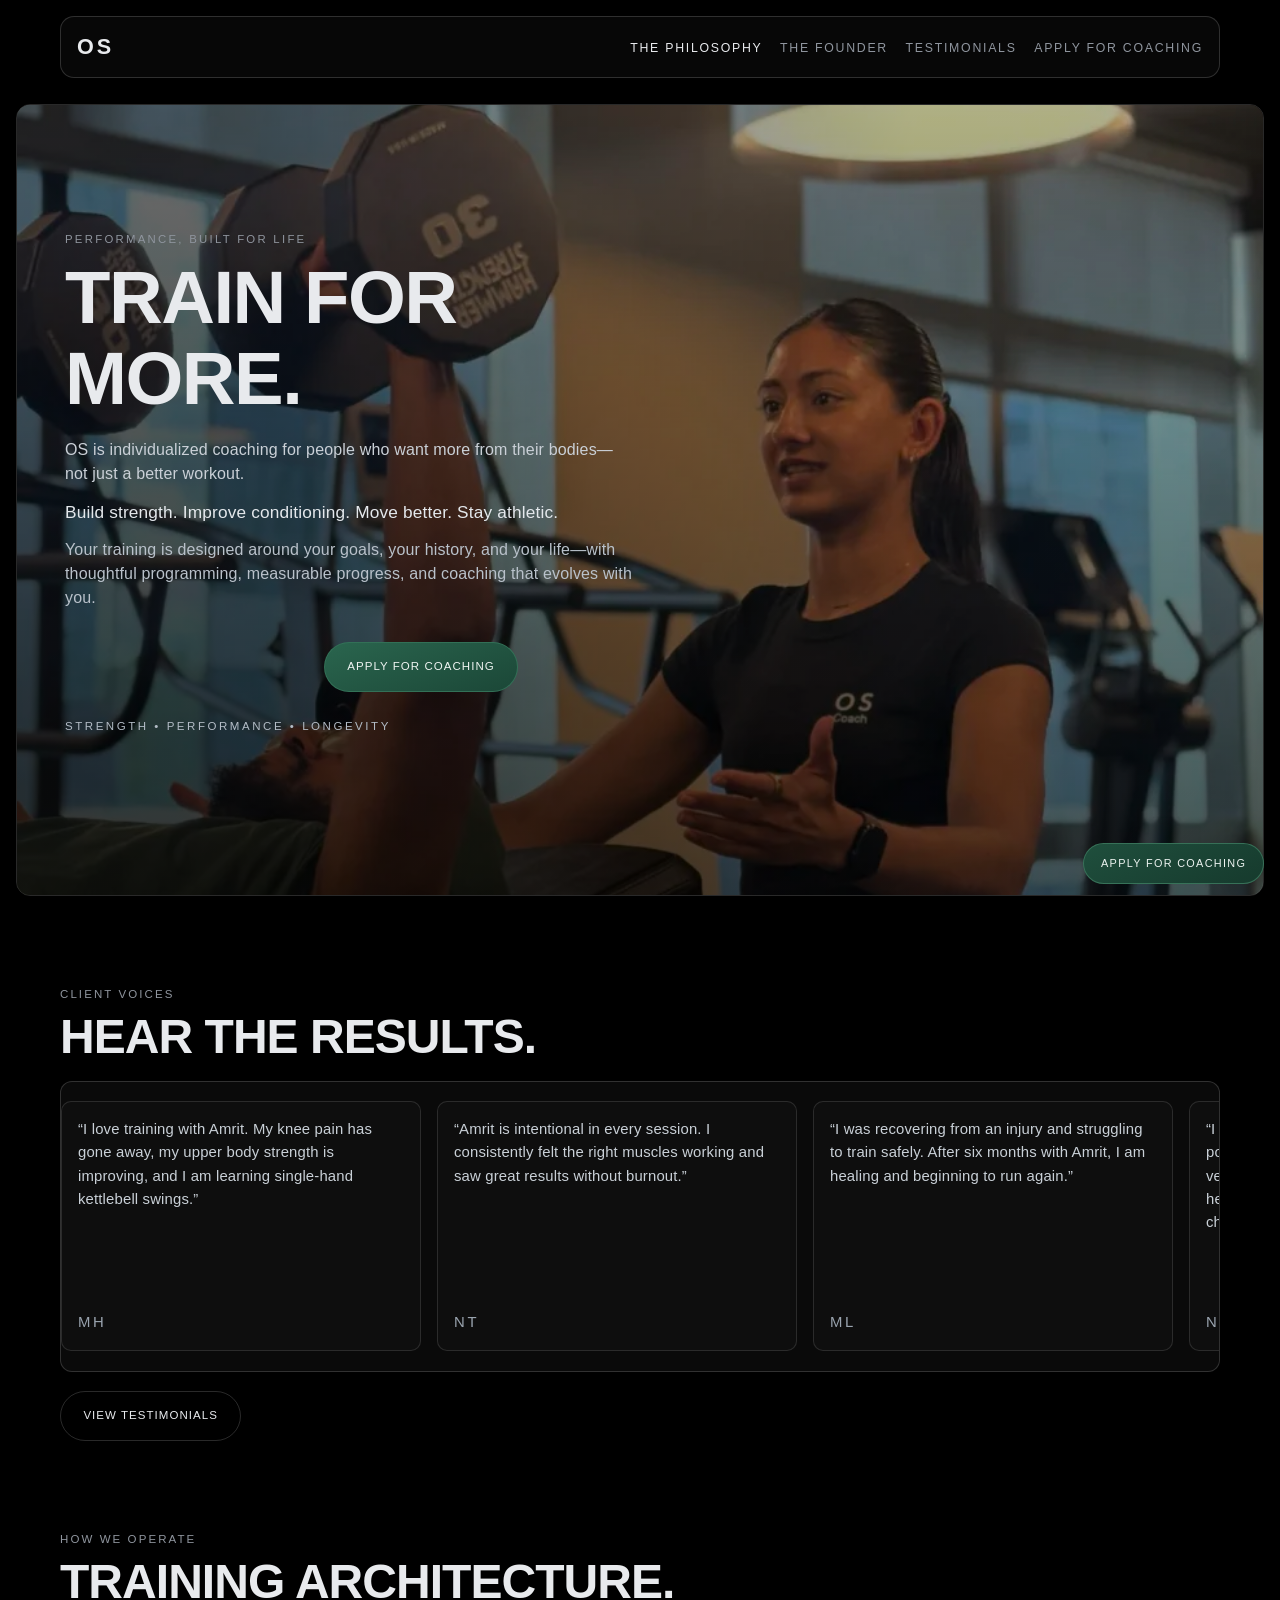
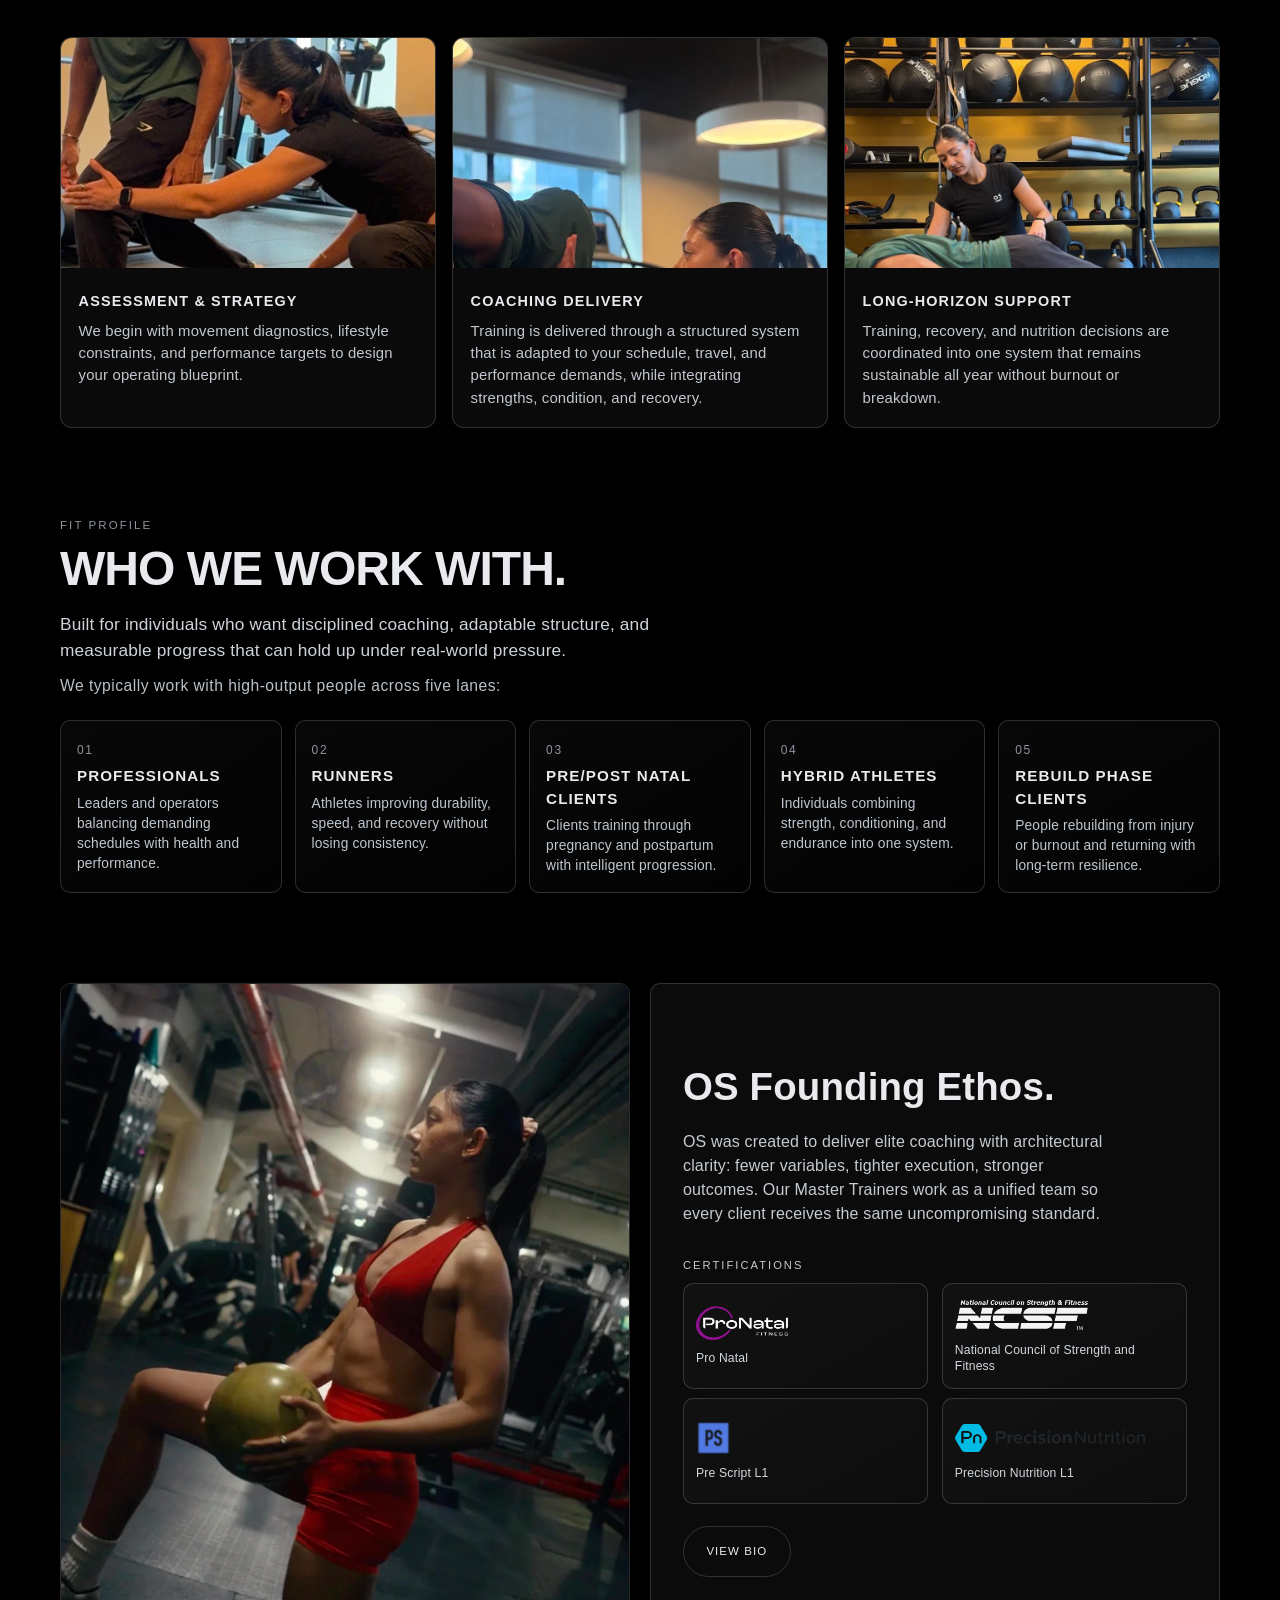
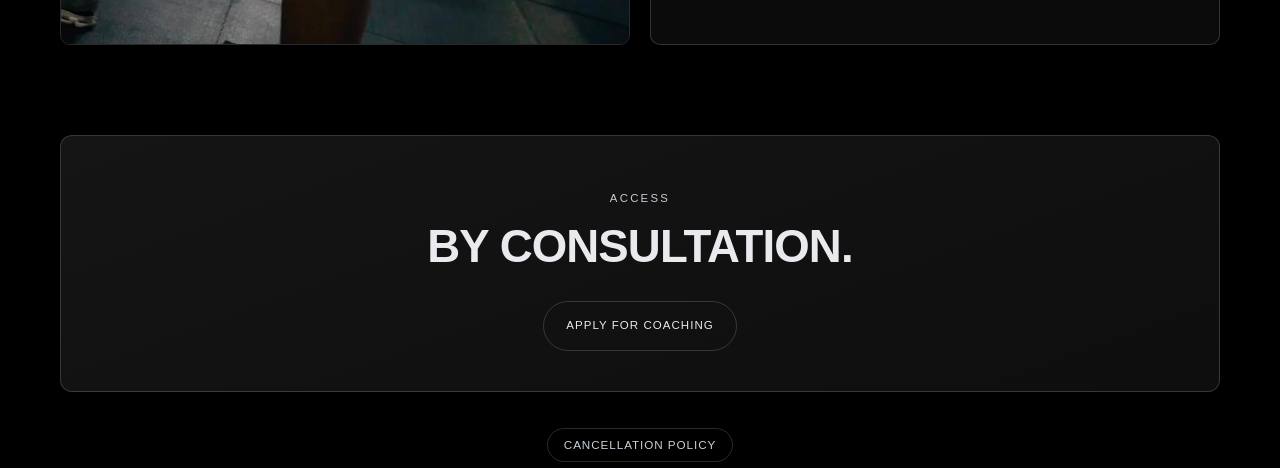
<file: index.html>
<!DOCTYPE html>
<html lang="en">
  <head>
    <meta charset="UTF-8" />
    <meta name="viewport" content="width=device-width, initial-scale=1.0" />
    <title>OS | Train For More</title>
    <meta
      name="description"
      content="OS is a training service for high-impact individuals, delivered through structured, referral-based performance protocols."
    />
    <meta property="og:title" content="OS — Train For More" />
    <meta
      property="og:description"
      content="Structured training architecture for leaders who perform under pressure."
    />
    <meta property="og:type" content="website" />
    <meta property="og:image" content="/images/hero-architecture.jpg" />
    <link rel="icon" href="/images/os-mark.png" />
    <link rel="stylesheet" href="/styles.css" />
  </head>
  <body>
    <header class="site-header" id="top">
      <nav class="top-nav" aria-label="Main navigation">
        <a class="brand" href="#top" aria-label="OS home">OS</a>
        <button class="nav-toggle" aria-expanded="false" aria-controls="nav-links">Menu</button>
        <ul class="nav-links" id="nav-links">
          <li><a href="#philosophy">THE PHILOSOPHY</a></li>
          <li><a href="/bio.html">THE FOUNDER</a></li>
          <li><a href="/testimonials.html">TESTIMONIALS</a></li>
          <li>
            <a href="/consultation.html">APPLY FOR COACHING</a>
          </li>
        </ul>
      </nav>
    </header>

    <main>
      <section class="hero section-frame">
        <img
          src="/images/hero-coaching.webp"
          alt="Amrit Kaur coaching a client through a dumbbell press"
          class="hero-image"
        />
        <div class="hero-overlay"></div>
        <div class="hero-content">
          <p class="kicker">PERFORMANCE, BUILT FOR LIFE</p>
          <h1>TRAIN FOR MORE.</h1>
          <p class="lead">
            OS is individualized coaching for people who want more from their bodies—not just a
            better workout.
          </p>
          <p class="lead-emphasis">
            Build strength. Improve conditioning. Move better. Stay athletic.
          </p>
          <p class="lead-sub">
            Your training is designed around your goals, your history, and your life—with
            thoughtful programming, measurable progress, and coaching that evolves with you.
          </p>
          <div class="cta-row hero-cta-row">
            <a
              class="btn btn-primary"
              href="/consultation.html"
            >
              APPLY FOR COACHING
            </a>
          </div>
          <p class="hero-signal">STRENGTH &bull; PERFORMANCE &bull; LONGEVITY</p>
        </div>
      </section>

      <section class="testimonials-link section-shell" id="voices">
        <div class="section-topline">
          <p>CLIENT VOICES</p>
          <h2>HEAR THE RESULTS.</h2>
        </div>
        <div class="quote-marquee" aria-label="Scrolling client testimonials">
          <div class="quote-track">
            <article class="testimonial-card">
              <p>
                “I love training with Amrit. My knee pain has gone away, my upper body strength is
                improving, and I am learning single-hand kettlebell swings.”
              </p>
              <p class="testimonial-author">MH</p>
            </article>
            <article class="testimonial-card">
              <p>
                “Amrit is intentional in every session. I consistently felt the right muscles
                working and saw great results without burnout.”
              </p>
              <p class="testimonial-author">NT</p>
            </article>
            <article class="testimonial-card">
              <p>
                “I was recovering from an injury and struggling to train safely. After six months
                with Amrit, I am healing and beginning to run again.”
              </p>
              <p class="testimonial-author">ML</p>
            </article>
            <article class="testimonial-card">
              <p>
                “I really enjoyed training with Amrit and had a positive experience working with
                her. She is a very knowledgeable and thoughtful trainer, and her approach is calm
                and focused yet still challenging.”
              </p>
              <p class="testimonial-author">NT</p>
            </article>
            <article class="testimonial-card">
              <p>
                “I am now stronger, leaner, and more confident. Working with Amrit has been a
                game-changer, and I highly recommend her to anyone seeking smart, dedicated
                coaching.”
              </p>
            </article>
            <article class="testimonial-card">
              <p>
                “The workouts are progressive and effective. Even after reaching my goal weight, I
                know sessions will stay exciting, structured, and results-driven.”
              </p>
            </article>

            <article class="testimonial-card" aria-hidden="true">
              <p>
                “I love training with Amrit. My knee pain has gone away, my upper body strength is
                improving, and I am learning single-hand kettlebell swings.”
              </p>
              <p class="testimonial-author">MH</p>
            </article>
            <article class="testimonial-card" aria-hidden="true">
              <p>
                “Amrit is intentional in every session. I consistently felt the right muscles
                working and saw great results without burnout.”
              </p>
              <p class="testimonial-author">NT</p>
            </article>
            <article class="testimonial-card" aria-hidden="true">
              <p>
                “I was recovering from an injury and struggling to train safely. After six months
                with Amrit, I am healing and beginning to run again.”
              </p>
              <p class="testimonial-author">ML</p>
            </article>
            <article class="testimonial-card" aria-hidden="true">
              <p>
                “I really enjoyed training with Amrit and had a positive experience working with
                her. She is a very knowledgeable and thoughtful trainer, and her approach is calm
                and focused yet still challenging.”
              </p>
              <p class="testimonial-author">NT</p>
            </article>
            <article class="testimonial-card" aria-hidden="true">
              <p>
                “I am now stronger, leaner, and more confident. Working with Amrit has been a
                game-changer, and I highly recommend her to anyone seeking smart, dedicated
                coaching.”
              </p>
            </article>
            <article class="testimonial-card" aria-hidden="true">
              <p>
                “The workouts are progressive and effective. Even after reaching my goal weight, I
                know sessions will stay exciting, structured, and results-driven.”
              </p>
            </article>
          </div>
        </div>
        <a class="btn btn-subtle testimonials-link-btn" href="/testimonials.html">VIEW TESTIMONIALS</a>
      </section>

      <section class="services section-shell">
        <div class="section-topline">
          <p>HOW WE OPERATE</p>
          <h2>TRAINING ARCHITECTURE.</h2>
        </div>
        <div class="service-grid">
          <article class="service-card">
            <img
              class="card-photo-assessment"
              src="/images/assessment-strategy.jpg"
              alt="Amrit Kaur assessing a client's split squat position"
            />
            <div class="card-content">
              <h3>ASSESSMENT &amp; STRATEGY</h3>
              <p>
                We begin with movement diagnostics, lifestyle constraints, and performance targets
                to design your operating blueprint.
              </p>
            </div>
          </article>
          <article class="service-card">
            <picture>
              <source media="(max-width: 920px)" srcset="/images/coaching-delivery-mobile.jpg" />
              <img
                class="card-photo-coaching"
                src="/images/coaching-delivery.jpg"
                alt="Amrit Kaur cueing a client through a dumbbell row"
              />
            </picture>
            <div class="card-content">
              <h3>COACHING DELIVERY</h3>
              <p>
                Training is delivered through a structured system that is adapted to your schedule,
                travel, and performance demands, while integrating strengths, condition, and
                recovery.
              </p>
            </div>
          </article>
          <article class="service-card">
            <img
              class="card-photo-support"
              src="/images/long-horizon-support.jpg"
              alt="Amrit Kaur supporting a client through floor work"
            />
            <div class="card-content">
              <h3>LONG-HORIZON SUPPORT</h3>
              <p>
                Training, recovery, and nutrition decisions are coordinated into one system that
                remains sustainable all year without burnout or breakdown.
              </p>
            </div>
          </article>
        </div>
      </section>

      <section class="philosophy section-shell" id="philosophy">
        <div class="section-topline">
          <p>FIT PROFILE</p>
          <h2>WHO WE WORK WITH.</h2>
        </div>
        <p class="philosophy-copy">
          Built for individuals who want disciplined coaching, adaptable structure, and measurable
          progress that can hold up under real-world pressure.
        </p>
        <p class="philosophy-subcopy">
          We typically work with high-output people across five lanes:
        </p>
        <div class="pillar-grid">
          <article>
            <span>01</span>
            <h3>PROFESSIONALS</h3>
            <p>Leaders and operators balancing demanding schedules with health and performance.</p>
          </article>
          <article>
            <span>02</span>
            <h3>RUNNERS</h3>
            <p>Athletes improving durability, speed, and recovery without losing consistency.</p>
          </article>
          <article>
            <span>03</span>
            <h3>PRE/POST NATAL CLIENTS</h3>
            <p>Clients training through pregnancy and postpartum with intelligent progression.</p>
          </article>
          <article>
            <span>04</span>
            <h3>HYBRID ATHLETES</h3>
            <p>Individuals combining strength, conditioning, and endurance into one system.</p>
          </article>
          <article>
            <span>05</span>
            <h3>REBUILD PHASE CLIENTS</h3>
            <p>People rebuilding from injury or burnout and returning with long-term resilience.</p>
          </article>
        </div>
      </section>

      <section class="founder section-shell" id="founder">
        <div class="founder-layout">
          <figure>
            <img src="/images/amrit-kaur.jpg" alt="Amrit Kaur training portrait" />
          </figure>
          <div class="founder-copy">
            <h2>OS Founding Ethos.</h2>
            <p>
              OS was created to deliver elite coaching with architectural clarity: fewer variables,
              tighter execution, stronger outcomes. Our Master Trainers work as a unified team so
              every client receives the same uncompromising standard.
            </p>
            <div class="certifications-block" aria-label="OS certifications">
              <p class="certifications-title">CERTIFICATIONS</p>
              <ul class="certification-list">
                <li class="certification-item">
                  <img src="/images/certifications/pro-natal.png" alt="Pro Natal certification logo" />
                  <span>Pro Natal</span>
                </li>
                <li class="certification-item">
                  <img src="/images/certifications/ncsf.png" alt="National Council of Strength and Fitness logo" />
                  <span>National Council of Strength and Fitness</span>
                </li>
                <li class="certification-item">
                  <img src="/images/certifications/pre-script.png" alt="Pre Script certification logo" />
                  <span>Pre Script L1</span>
                </li>
                <li class="certification-item">
                  <img src="/images/certifications/precision-nutrition.png" alt="Precision Nutrition logo" />
                  <span>Precision Nutrition L1</span>
                </li>
              </ul>
            </div>
            <a class="btn btn-subtle" href="/bio.html">VIEW BIO</a>
          </div>
        </div>
      </section>

      <section class="inquire section-shell" id="inquire">
        <div class="inquire-box">
          <p class="kicker">ACCESS</p>
          <h2>BY CONSULTATION.</h2>
          <a
            class="btn btn-ghost"
            href="/consultation.html"
          >
              APPLY FOR COACHING
          </a>
        </div>
      </section>

      <section class="policy-strip section-shell" aria-label="Cancellation policy">
        <button
          class="policy-trigger"
          type="button"
          data-policy-open
          aria-haspopup="dialog"
          aria-controls="cancellation-policy-dialog"
        >
          Cancellation Policy
        </button>
      </section>
    </main>

    <div class="policy-modal" id="cancellation-policy-dialog" role="dialog" aria-modal="true" aria-labelledby="policy-title" hidden>
      <div class="policy-modal-backdrop" data-policy-close></div>
      <article class="policy-modal-panel">
        <button class="policy-close" type="button" data-policy-close aria-label="Close policy">Close</button>
        <h2 id="policy-title">Cancellation Policy</h2>
        <p>
          Sessions are offered as single bookings, weekly subscriptions, and monthly subscriptions.
        </p>
        <ul>
          <li>Cancellations must be made at least 24 hours before your scheduled session.</li>
          <li>Sessions canceled within 24 hours are charged in full.</li>
          <li>All sessions and subscription payments are non-refundable.</li>
        </ul>
      </article>
    </div>

    <a
      class="floating-cta"
      href="/consultation.html"
      aria-label="Apply for coaching"
    >
      APPLY FOR COACHING
    </a>
    <script src="/script.js"></script>
  </body>
</html>
</file>
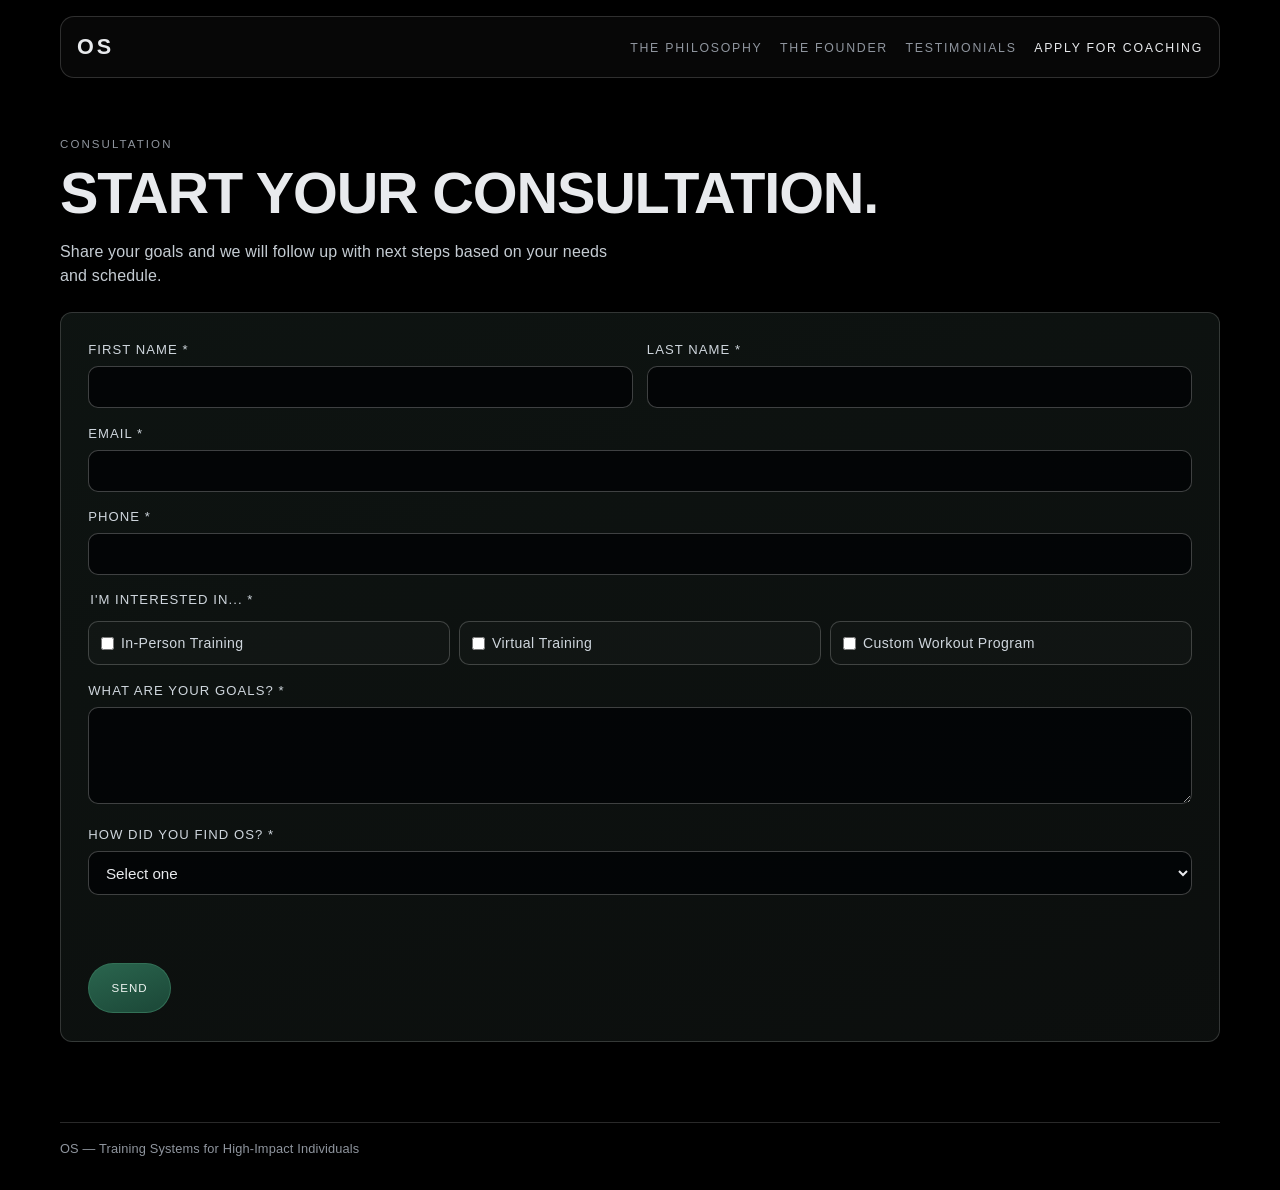
<file: consultation.html>
<!DOCTYPE html>
<html lang="en">
  <head>
    <meta charset="UTF-8" />
    <meta name="viewport" content="width=device-width, initial-scale=1.0" />
    <title>OS | Consultation</title>
    <meta
      name="description"
      content="Submit a consultation request to OS and share your training goals."
    />
    <link rel="icon" href="/images/os-mark.png" />
    <link rel="stylesheet" href="/styles.css" />
  </head>
  <body class="subpage-body">
    <header class="site-header subpage-header" id="top">
      <nav class="top-nav" aria-label="Main navigation">
        <a class="brand" href="/index.html" aria-label="OS home">OS</a>
        <button class="nav-toggle" aria-expanded="false" aria-controls="nav-links">Menu</button>
        <ul class="nav-links" id="nav-links">
          <li><a href="/index.html#philosophy">THE PHILOSOPHY</a></li>
          <li><a href="/bio.html">THE FOUNDER</a></li>
          <li><a href="/testimonials.html">TESTIMONIALS</a></li>
          <li><a class="is-active" href="/consultation.html">APPLY FOR COACHING</a></li>
        </ul>
      </nav>
    </header>

    <main class="subpage-main">
      <section class="section-shell consultation-page">
        <div class="section-topline">
          <p>CONSULTATION</p>
          <h1 class="page-title">START YOUR CONSULTATION.</h1>
        </div>
        <p class="page-intro">
          Share your goals and we will follow up with next steps based on your needs and schedule.
        </p>

        <form class="consultation-form" id="consultation-form" novalidate>
          <input type="text" name="company" class="honeypot" tabindex="-1" autocomplete="off" />

          <div class="form-grid two-col">
            <label>
              First Name *
              <input type="text" name="firstName" required />
            </label>
            <label>
              Last Name *
              <input type="text" name="lastName" required />
            </label>
          </div>

          <div class="form-grid">
            <label>
              Email *
              <input type="email" name="email" required />
            </label>
          </div>

          <div class="form-grid">
            <label>
              Phone *
              <input type="tel" name="phone" required />
            </label>
          </div>

          <fieldset class="interest-fieldset">
            <legend>I'm interested in... *</legend>
            <div class="interest-options">
              <label><input type="checkbox" name="interest" value="IN-PERSON TRAINING" /> In-Person Training</label>
              <label><input type="checkbox" name="interest" value="VIRTUAL TRAINING" /> Virtual Training</label>
              <label><input type="checkbox" name="interest" value="CUSTOM WORKOUT PROGRAM" /> Custom Workout Program</label>
            </div>
          </fieldset>

          <div class="form-grid">
            <label>
              What are your goals? *
              <textarea name="whyTraining" rows="4" required></textarea>
            </label>
          </div>

          <div class="form-grid">
            <label>
              How did you find OS? *
              <select name="howFound" required>
                <option value="" selected disabled>Select one</option>
                <option value="Instagram">Instagram</option>
                <option value="Facebook">Facebook</option>
                <option value="Referral">Referral</option>
                <option value="Google Search">Google Search</option>
                <option value="TikTok">TikTok</option>
                <option value="LinkedIn">LinkedIn</option>
                <option value="YouTube">YouTube</option>
                <option value="Website">Website</option>
                <option value="Email">Email</option>
                <option value="Other">Other</option>
              </select>
            </label>
          </div>

          <p class="form-error" id="form-error" role="alert" aria-live="polite"></p>
          <p class="form-success" id="form-success" role="status" aria-live="polite"></p>

          <button class="btn btn-primary form-submit" type="submit" id="form-submit">
            Send
          </button>
        </form>
      </section>
    </main>

    <footer class="site-footer">
      <p>OS — Training Systems for High-Impact Individuals</p>
    </footer>

    <script src="/script.js"></script>
    <script src="/consultation.js"></script>
  </body>
</html>
</file>
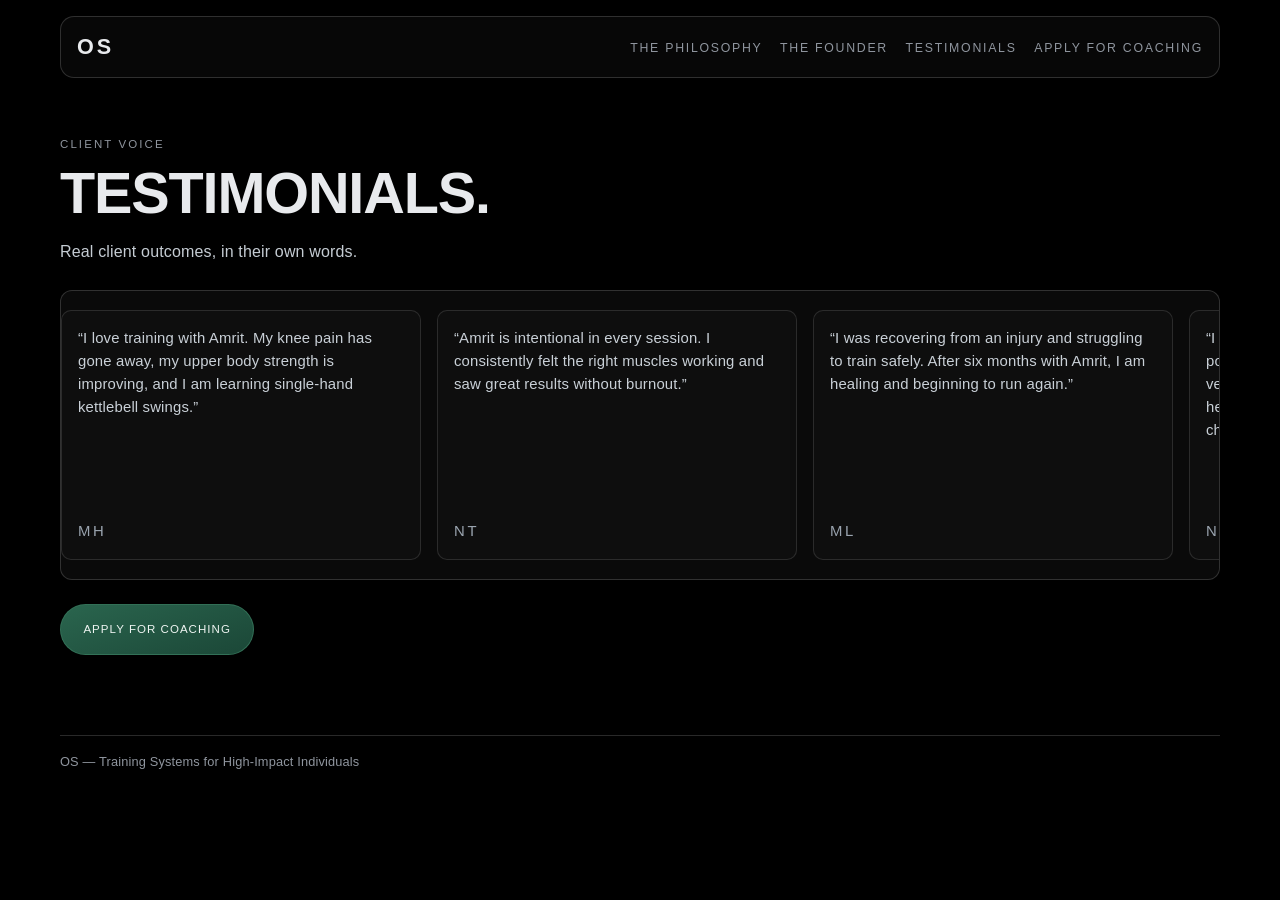
<file: testimonials.html>
<!DOCTYPE html>
<html lang="en">
  <head>
    <meta charset="UTF-8" />
    <meta name="viewport" content="width=device-width, initial-scale=1.0" />
    <title>OS | Testimonials</title>
    <meta
      name="description"
      content="Client testimonials for OS training service."
    />
    <link rel="icon" href="/images/os-mark.png" />
    <link rel="stylesheet" href="/styles.css" />
  </head>
  <body class="subpage-body">
    <header class="site-header subpage-header" id="top">
      <nav class="top-nav" aria-label="Main navigation">
        <a class="brand" href="/index.html" aria-label="OS home">OS</a>
        <button class="nav-toggle" aria-expanded="false" aria-controls="nav-links">Menu</button>
        <ul class="nav-links" id="nav-links">
          <li><a href="/index.html#philosophy">THE PHILOSOPHY</a></li>
          <li><a href="/bio.html">THE FOUNDER</a></li>
          <li><a href="/testimonials.html">TESTIMONIALS</a></li>
          <li>
            <a href="/consultation.html">APPLY FOR COACHING</a>
          </li>
        </ul>
      </nav>
    </header>

    <main class="subpage-main">
      <section class="section-shell testimonial-page">
        <div class="section-topline">
          <p>CLIENT VOICE</p>
          <h1 class="page-title">TESTIMONIALS.</h1>
        </div>
        <p class="page-intro">
          Real client outcomes, in their own words.
        </p>

        <div class="quote-marquee" aria-label="Scrolling client testimonials">
          <div class="quote-track">
            <article class="testimonial-card">
              <p>
                “I love training with Amrit. My knee pain has gone away, my upper body strength is
                improving, and I am learning single-hand kettlebell swings.”
              </p>
              <p class="testimonial-author">MH</p>
            </article>

            <article class="testimonial-card">
              <p>
                “Amrit is intentional in every session. I consistently felt the right muscles
                working and saw great results without burnout.”
              </p>
              <p class="testimonial-author">NT</p>
            </article>

            <article class="testimonial-card">
              <p>
                “I was recovering from an injury and struggling to train safely. After six months
                with Amrit, I am healing and beginning to run again.”
              </p>
              <p class="testimonial-author">ML</p>
            </article>

            <article class="testimonial-card">
              <p>
                “I really enjoyed training with Amrit and had a positive experience working with
                her. She is a very knowledgeable and thoughtful trainer, and her approach is calm
                and focused yet still challenging.”
              </p>
              <p class="testimonial-author">NT</p>
            </article>

            <article class="testimonial-card">
              <p>
                “Amrit helped me make strong progress toward my physical goals. Pain in my ankles
                and feet subsided as we improved mobility and strengthened my core.”
              </p>
            </article>

            <article class="testimonial-card">
              <p>
                “I have learned practical details about physical health that I now use daily. I
                went from 217 lbs to 185 lbs in four months and continue building lean muscle.”
              </p>
            </article>

            <article class="testimonial-card">
              <p>
                “The workouts are progressive and effective. Even after reaching my goal weight, I
                know sessions will stay exciting, structured, and results-driven.”
              </p>
            </article>

            <article class="testimonial-card">
              <p>
                “Under Amrit's guidance, I learned how to fuel my body and push effectively during
                workouts. The routines were challenging yet achievable and tailored to my needs.”
              </p>
            </article>

            <article class="testimonial-card">
              <p>
                “Amrit answered every question with patience and gave consistent support. Her
                dedication went beyond the gym and helped me build healthier long-term habits.”
              </p>
            </article>

            <article class="testimonial-card">
              <p>
                “I am now stronger, leaner, and more confident. Working with Amrit has been a
                game-changer, and I highly recommend her to anyone seeking smart, dedicated
                coaching.”
              </p>
            </article>

            <article class="testimonial-card" aria-hidden="true">
              <p>
                “I love training with Amrit. My knee pain has gone away, my upper body strength is
                improving, and I am learning single-hand kettlebell swings.”
              </p>
              <p class="testimonial-author">MH</p>
            </article>

            <article class="testimonial-card" aria-hidden="true">
              <p>
                “Amrit is intentional in every session. I consistently felt the right muscles
                working and saw great results without burnout.”
              </p>
              <p class="testimonial-author">NT</p>
            </article>

            <article class="testimonial-card" aria-hidden="true">
              <p>
                “I was recovering from an injury and struggling to train safely. After six months
                with Amrit, I am healing and beginning to run again.”
              </p>
              <p class="testimonial-author">ML</p>
            </article>

            <article class="testimonial-card" aria-hidden="true">
              <p>
                “I really enjoyed training with Amrit and had a positive experience working with
                her. She is a very knowledgeable and thoughtful trainer, and her approach is calm
                and focused yet still challenging.”
              </p>
              <p class="testimonial-author">NT</p>
            </article>

            <article class="testimonial-card" aria-hidden="true">
              <p>
                “Amrit helped me make strong progress toward my physical goals. Pain in my ankles
                and feet subsided as we improved mobility and strengthened my core.”
              </p>
            </article>

            <article class="testimonial-card" aria-hidden="true">
              <p>
                “I have learned practical details about physical health that I now use daily. I
                went from 217 lbs to 185 lbs in four months and continue building lean muscle.”
              </p>
            </article>

            <article class="testimonial-card" aria-hidden="true">
              <p>
                “The workouts are progressive and effective. Even after reaching my goal weight, I
                know sessions will stay exciting, structured, and results-driven.”
              </p>
            </article>

            <article class="testimonial-card" aria-hidden="true">
              <p>
                “Under Amrit's guidance, I learned how to fuel my body and push effectively during
                workouts. The routines were challenging yet achievable and tailored to my needs.”
              </p>
            </article>

            <article class="testimonial-card" aria-hidden="true">
              <p>
                “Amrit answered every question with patience and gave consistent support. Her
                dedication went beyond the gym and helped me build healthier long-term habits.”
              </p>
            </article>

            <article class="testimonial-card" aria-hidden="true">
              <p>
                “I am now stronger, leaner, and more confident. Working with Amrit has been a
                game-changer, and I highly recommend her to anyone seeking smart, dedicated
                coaching.”
              </p>
            </article>
          </div>
        </div>

        <div class="subpage-cta">
          <a
            class="btn btn-primary"
            href="/consultation.html"
          >
            APPLY FOR COACHING
          </a>
        </div>
      </section>
    </main>

    <footer class="site-footer">
      <p>OS — Training Systems for High-Impact Individuals</p>
    </footer>

    <script src="/script.js"></script>
  </body>
</html>
</file>
<file: styles.css>
:root {
  --black: #000000;
  --stone: #1a1a1a;
  --silver: #e8eaed;
  --muted: #8f959e;
  --line: rgba(255, 255, 255, 0.16);
  --forest: #1f4f3d;
  --forest-deep: #163a2d;
  --forest-soft: rgba(31, 79, 61, 0.34);
}

*,
*::before,
*::after {
  box-sizing: border-box;
}

html,
body {
  margin: 0;
  padding: 0;
  background: var(--black);
  color: var(--silver);
  font-family: "Inter", "Avenir Next", "Segoe UI", sans-serif;
  scroll-behavior: smooth;
}

body {
  line-height: 1.5;
  letter-spacing: 0.01em;
}

a {
  color: inherit;
  text-decoration: none;
}

.section-shell {
  width: min(1160px, calc(100% - 3rem));
  margin: 0 auto;
}

.section-frame {
  width: min(1320px, calc(100% - 2rem));
  margin: 1rem auto 0;
  border: 1px solid var(--line);
  border-radius: 14px;
  overflow: hidden;
}

.site-header {
  position: fixed;
  inset: 0 0 auto 0;
  z-index: 100;
  transition: transform 240ms ease;
}

.site-header.is-hidden {
  transform: translateY(-110%);
}

.top-nav {
  width: min(1160px, calc(100% - 2rem));
  margin: 1rem auto 0;
  border: 1px solid var(--line);
  border-radius: 14px;
  background: rgba(9, 9, 9, 0.85);
  backdrop-filter: blur(12px);
  display: flex;
  align-items: center;
  justify-content: space-between;
  padding: 0.85rem 1rem;
}

.brand {
  font-size: 1.35rem;
  font-weight: 600;
  letter-spacing: 0.14em;
}

.nav-links {
  display: flex;
  gap: 1.1rem;
  list-style: none;
  margin: 0;
  padding: 0;
}

.nav-links a {
  color: var(--muted);
  font-size: 0.77rem;
  letter-spacing: 0.14em;
  transition: color 180ms ease;
}

.nav-links a:hover,
.nav-links a.is-active {
  color: var(--silver);
}

.nav-toggle {
  display: none;
  border: 1px solid var(--line);
  color: var(--silver);
  background: transparent;
  border-radius: 999px;
  padding: 0.5rem 0.85rem;
  font-size: 0.72rem;
  letter-spacing: 0.1em;
}

.hero {
  margin-top: 6.5rem;
  position: relative;
  min-height: 88vh;
}

.hero-image {
  position: absolute;
  inset: 0;
  width: 100%;
  height: 100%;
  object-fit: cover;
}

.hero-overlay {
  position: absolute;
  inset: 0;
  background:
    linear-gradient(90deg, rgba(0, 0, 0, 0.54) 20%, rgba(0, 0, 0, 0.26) 72%),
    linear-gradient(180deg, rgba(0, 0, 0, 0.07), rgba(0, 0, 0, 0.57));
}

.hero-content {
  position: relative;
  z-index: 2;
  width: min(760px, calc(100% - 3rem));
  margin: 0;
  padding: clamp(6rem, 14vh, 9rem) 0 5rem 3rem;
}

.kicker {
  text-transform: uppercase;
  letter-spacing: 0.2em;
  color: var(--muted);
  font-size: 0.71rem;
}

h1,
h2,
h3,
p {
  margin: 0;
}

h1 {
  margin-top: 0.65rem;
  font-size: clamp(2.2rem, 6vw, 4.65rem);
  line-height: 1.08;
  letter-spacing: -0.02em;
  max-width: 12ch;
}

.lead {
  margin-top: 1.15rem;
  color: #cad0d7;
  max-width: 64ch;
}

.lead-emphasis {
  margin-top: 0.9rem;
  color: #e4e8ec;
  font-weight: 500;
  font-size: clamp(1rem, 1.35vw, 1.2rem);
  max-width: 64ch;
}

.lead-sub {
  margin-top: 0.75rem;
  color: #b9c1ca;
  max-width: 64ch;
}

.hero-signal {
  margin-top: 1.6rem;
  color: #b3bcc6;
  text-transform: uppercase;
  letter-spacing: 0.22em;
  font-size: 0.72rem;
}

.cta-row {
  margin-top: 2rem;
  display: flex;
  flex-wrap: wrap;
  gap: 0.85rem;
}

.hero-cta-row {
  justify-content: center;
}

.btn {
  display: inline-flex;
  align-items: center;
  justify-content: center;
  min-height: 3.15rem;
  padding: 0.78rem 1.4rem;
  border-radius: 999px;
  letter-spacing: 0.09em;
  text-transform: uppercase;
  font-size: 0.72rem;
  border: 1px solid var(--line);
  transition: transform 180ms ease, background-color 180ms ease, color 180ms ease;
}

.btn:hover {
  transform: translateY(-2px);
}

.btn-primary {
  background: linear-gradient(160deg, #2a654e, #1b4737);
  color: #eef4f1;
  border-color: rgba(53, 116, 89, 0.9);
}

.btn-subtle,
.btn-ghost {
  background: transparent;
  color: var(--silver);
}

.btn-subtle:hover,
.btn-ghost:hover {
  background: var(--forest-soft);
  border-color: rgba(60, 122, 95, 0.75);
}

.signal-list {
  margin: 1.3rem 0 0;
  padding: 0;
  list-style: none;
  display: flex;
  flex-wrap: wrap;
  gap: 0.65rem 1rem;
}

.signal-list li {
  border: 1px solid var(--line);
  border-radius: 999px;
  padding: 0.36rem 0.9rem;
  color: #cfd4db;
  font-size: 0.72rem;
  letter-spacing: 0.04em;
}

.services,
.philosophy,
.founder,
.testimonials-link,
.inquire {
  padding: clamp(4.2rem, 7vw, 6.5rem) 0 0;
}

.section-topline p {
  color: var(--muted);
  letter-spacing: 0.18em;
  font-size: 0.72rem;
}

.section-topline h2 {
  margin-top: 0.4rem;
  font-size: clamp(1.8rem, 4vw, 3rem);
  line-height: 1.15;
  letter-spacing: -0.02em;
}

.service-grid {
  margin-top: 1.7rem;
  display: grid;
  grid-template-columns: repeat(3, minmax(0, 1fr));
  gap: 1rem;
}

.service-card {
  border: 1px solid var(--line);
  border-radius: 12px;
  overflow: hidden;
  background: #0a0a0a;
  transition: transform 220ms ease, border-color 220ms ease;
}

.service-card:hover {
  transform: translateY(-4px);
  border-color: rgba(255, 255, 255, 0.3);
}

.service-card picture {
  display: block;
}

.service-card img {
  width: 100%;
  height: 230px;
  object-fit: cover;
  object-position: center 28%;
}

.card-content {
  padding: 1.1rem;
}

.card-content h3 {
  font-size: 0.9rem;
  line-height: 1.35;
  letter-spacing: 0.08em;
}

.card-content p {
  margin-top: 0.5rem;
  color: #c2c8cf;
  font-size: 0.93rem;
}

.card-bullets {
  margin: 0.55rem 0 0;
  padding-left: 1.1rem;
  color: #d1d7de;
  font-size: 0.88rem;
}

.card-bullets li + li {
  margin-top: 0.35rem;
}

.chip-link {
  margin-top: 1rem;
  display: inline-flex;
  border: 1px solid var(--line);
  border-radius: 999px;
  padding: 0.38rem 0.75rem;
  font-size: 0.68rem;
  letter-spacing: 0.1em;
  color: #d7dce1;
}

.philosophy-copy {
  margin-top: 1rem;
  font-size: clamp(1.05rem, 1.35vw, 1.42rem);
  line-height: 1.5;
  max-width: 64ch;
  color: #ced3da;
}

.philosophy-subcopy {
  margin-top: 0.6rem;
  color: #b8c0c8;
  font-size: 0.98rem;
  letter-spacing: 0.03em;
}

.pillar-grid {
  margin-top: 1.45rem;
  display: grid;
  gap: 0.8rem;
  grid-template-columns: repeat(auto-fit, minmax(190px, 1fr));
}

.pillar-grid article {
  border: 1px solid var(--line);
  border-radius: 10px;
  padding: 1rem;
  background: linear-gradient(145deg, rgba(255, 255, 255, 0.03), rgba(255, 255, 255, 0.01));
}

.pillar-grid span {
  color: var(--muted);
  font-size: 0.75rem;
  letter-spacing: 0.14em;
}

.pillar-grid h3 {
  margin-top: 0.25rem;
  font-size: 0.95rem;
  letter-spacing: 0.07em;
}

.pillar-grid p {
  margin-top: 0.35rem;
  color: #bfc7cf;
  font-size: 0.86rem;
  line-height: 1.45;
}

.founder-layout {
  display: grid;
  align-items: stretch;
  grid-template-columns: minmax(260px, 1fr) minmax(260px, 1fr);
  gap: 1.25rem;
}

.founder figure {
  margin: 0;
  border-radius: 10px;
  border: 1px solid var(--line);
  overflow: hidden;
}

.founder figure img {
  display: block;
  width: 100%;
  height: 100%;
  min-height: 500px;
  max-height: 660px;
  object-fit: cover;
  object-position: center 28%;
}

.founder-copy {
  border: 1px solid var(--line);
  border-radius: 10px;
  background: #0b0b0b;
  padding: clamp(1.25rem, 3.2vw, 2rem);
  display: flex;
  flex-direction: column;
  justify-content: center;
}

.founder-copy h2 {
  margin-top: 0.4rem;
  font-size: clamp(1.65rem, 3vw, 2.4rem);
}

.founder-copy p {
  margin-top: 0.9rem;
  color: #c5cbd2;
  max-width: 48ch;
}

.founder-copy .btn {
  margin-top: 1.4rem;
  align-self: flex-start;
}

.certifications-block {
  margin-top: 1.05rem;
}

.certifications-title {
  color: #b6bfca;
  font-size: 0.7rem;
  letter-spacing: 0.18em;
  text-transform: uppercase;
}

.certification-list {
  margin: 0.6rem 0 0;
  padding: 0;
  list-style: none;
  display: grid;
  grid-template-columns: repeat(2, minmax(0, 1fr));
  gap: 0.55rem 0.85rem;
}

.certification-item {
  border: 1px solid var(--line);
  border-radius: 10px;
  padding: 0.7rem 0.75rem;
  min-height: 106px;
  background: linear-gradient(150deg, rgba(255, 255, 255, 0.03), rgba(255, 255, 255, 0.01));
  display: flex;
  flex-direction: column;
  gap: 0.6rem;
  justify-content: center;
}

.certification-item img {
  width: 100%;
  max-width: 190px;
  height: 34px;
  object-fit: contain;
  object-position: left center;
}

.certification-item span {
  font-size: 0.76rem;
  color: #d2d8df;
  line-height: 1.35;
}

.inquire-box {
  border: 1px solid var(--line);
  border-radius: 12px;
  padding: clamp(1.5rem, 4vw, 2.5rem);
  background:
    linear-gradient(160deg, rgba(255, 255, 255, 0.04), rgba(255, 255, 255, 0.01)),
    #0b0b0b;
  display: flex;
  flex-direction: column;
  align-items: center;
  text-align: center;
}

.inquire-box h2 {
  margin-top: 0.35rem;
  font-size: clamp(1.7rem, 4vw, 2.85rem);
  letter-spacing: -0.02em;
}

.inquire-box p {
  margin-top: 0.9rem;
  color: #c7cdd4;
}

.inquire-box .btn {
  margin-top: 1.25rem;
}

.testimonials-link .quote-marquee {
  margin-top: 1.05rem;
}

.testimonials-link-btn {
  margin-top: 1.2rem;
}

.policy-strip {
  padding: 2.2rem 0 0.4rem;
  display: flex;
  justify-content: center;
}

.policy-trigger {
  border: 1px solid var(--line);
  background: transparent;
  color: #c7d0d9;
  border-radius: 999px;
  padding: 0.6rem 1rem;
  font-size: 0.73rem;
  letter-spacing: 0.08em;
  text-transform: uppercase;
  cursor: pointer;
  transition: border-color 180ms ease, background-color 180ms ease, color 180ms ease;
}

.policy-trigger:hover {
  border-color: rgba(255, 255, 255, 0.34);
  background: rgba(255, 255, 255, 0.05);
  color: #e3e8ec;
}

.policy-modal[hidden] {
  display: none;
}

.policy-modal {
  position: fixed;
  inset: 0;
  z-index: 130;
  display: grid;
  place-items: center;
  padding: 1rem;
}

.policy-modal-backdrop {
  position: absolute;
  inset: 0;
  background: rgba(0, 0, 0, 0.68);
}

.policy-modal-panel {
  position: relative;
  z-index: 1;
  width: min(560px, 100%);
  border: 1px solid var(--line);
  border-radius: 12px;
  background: #0b0b0b;
  padding: clamp(1rem, 3vw, 1.4rem);
}

.policy-close {
  position: absolute;
  right: 0.85rem;
  top: 0.85rem;
  border: 1px solid var(--line);
  background: transparent;
  color: #cad2da;
  border-radius: 999px;
  padding: 0.3rem 0.7rem;
  font-size: 0.68rem;
  letter-spacing: 0.1em;
  text-transform: uppercase;
  cursor: pointer;
}

.policy-modal-panel h2 {
  font-size: clamp(1.2rem, 3vw, 1.7rem);
  letter-spacing: -0.01em;
}

.policy-modal-panel p {
  margin-top: 0.75rem;
  color: #c4ccd4;
}

.policy-modal-panel ul {
  margin: 0.7rem 0 0;
  padding-left: 1.1rem;
  color: #cdd5dd;
}

.policy-modal-panel li + li {
  margin-top: 0.45rem;
}

.site-footer {
  width: min(1160px, calc(100% - 3rem));
  margin: 5rem auto 2rem;
  border-top: 1px solid var(--line);
  padding-top: 1rem;
  color: var(--muted);
  font-size: 0.8rem;
}

.page-main,
.subpage-main {
  padding-top: 6.5rem;
}

.page-hero {
  padding-top: 2rem;
}

.page-title {
  margin-top: 0.5rem;
  font-size: clamp(2rem, 5vw, 3.6rem);
  letter-spacing: -0.02em;
  line-height: 1.12;
  max-width: none;
}

.page-intro {
  margin-top: 0.9rem;
  color: #c5ccd3;
  max-width: 62ch;
}

.bio-page {
  padding-top: 2.4rem;
}

.bio-page-grid {
  display: grid;
  grid-template-columns: minmax(260px, 0.9fr) minmax(280px, 1.1fr);
  gap: 1.2rem;
}

.bio-photo-placeholder {
  margin: 0;
  border: 1px dashed rgba(255, 255, 255, 0.35);
  border-radius: 12px;
  min-height: 500px;
  background:
    linear-gradient(160deg, rgba(255, 255, 255, 0.03), rgba(255, 255, 255, 0.01)),
    #0a0a0a;
  display: grid;
  place-items: center;
}

.placeholder-content {
  text-align: center;
  color: #c7ced6;
  padding: 1rem;
}

.placeholder-content p {
  font-size: 1.05rem;
  letter-spacing: 0.08em;
  text-transform: uppercase;
}

.placeholder-content small {
  display: block;
  margin-top: 0.6rem;
  color: #959da8;
}

.bio-body {
  border: 1px solid var(--line);
  border-radius: 12px;
  padding: clamp(1.2rem, 3.2vw, 2rem);
  background: #0b0b0b;
}

.bio-body h2 {
  margin: 0;
  font-size: clamp(1.4rem, 2.4vw, 2rem);
}

.bio-body p {
  margin-top: 0.85rem;
  color: #c5ccd3;
}

.bio-body .btn {
  margin-top: 1.2rem;
}

.bio-photo-frame {
  margin: 0;
  border: 1px solid var(--line);
  border-radius: 12px;
  overflow: hidden;
  background: #070707;
}

.bio-photo-frame img {
  display: block;
  width: 100%;
  height: 100%;
  min-height: 540px;
  max-height: 760px;
  object-fit: cover;
  object-position: center 30%;
}

.testimonial-page {
  padding-top: 2rem;
}

.quote-marquee {
  margin-top: 1.6rem;
  border: 1px solid var(--line);
  border-radius: 12px;
  overflow: hidden;
  background: #0a0a0a;
  padding: 1.2rem 0;
}

.quote-track {
  display: flex;
  align-items: stretch;
  gap: 1rem;
  width: max-content;
  animation: quote-scroll-right 48s linear infinite;
}

.testimonial-card {
  width: min(360px, 80vw);
  min-height: 250px;
  border: 1px solid rgba(255, 255, 255, 0.12);
  border-radius: 10px;
  padding: 1rem;
  color: #c9d0d7;
  background: rgba(255, 255, 255, 0.02);
  display: flex;
  flex-direction: column;
  justify-content: space-between;
  flex-shrink: 0;
}

.testimonial-card p {
  margin: 0;
  line-height: 1.55;
  font-size: 0.93rem;
  display: -webkit-box;
  -webkit-line-clamp: 8;
  -webkit-box-orient: vertical;
  overflow: hidden;
}

.testimonial-author {
  margin-top: 0.9rem;
  color: #9aa4af;
  letter-spacing: 0.18em;
  font-size: 0.78rem;
  text-transform: uppercase;
}

.subpage-cta {
  margin-top: 1.5rem;
}

.consultation-page {
  padding-top: 2rem;
}

.consultation-form {
  margin-top: 1.5rem;
  border: 1px solid var(--line);
  border-radius: 12px;
  background:
    linear-gradient(160deg, rgba(31, 79, 61, 0.12), rgba(22, 58, 45, 0.08)),
    #0b0b0b;
  padding: clamp(1.15rem, 3vw, 1.7rem);
}

.form-grid {
  display: grid;
  grid-template-columns: 1fr;
  gap: 0.85rem;
  margin-bottom: 0.95rem;
}

.form-grid.two-col {
  grid-template-columns: repeat(2, minmax(0, 1fr));
}

.consultation-form label,
.interest-fieldset legend {
  font-size: 0.82rem;
  letter-spacing: 0.08em;
  text-transform: uppercase;
  color: #cfd6dd;
}

.consultation-form input,
.consultation-form select,
.consultation-form textarea {
  margin-top: 0.4rem;
  width: 100%;
  border-radius: 10px;
  border: 1px solid rgba(255, 255, 255, 0.24);
  background: rgba(3, 5, 6, 0.92);
  color: var(--silver);
  padding: 0.72rem 0.8rem;
  font-size: 0.95rem;
}

.consultation-form textarea {
  resize: vertical;
}

.consultation-form input:focus,
.consultation-form select:focus,
.consultation-form textarea:focus {
  outline: none;
  border-color: rgba(69, 129, 103, 0.85);
  box-shadow: 0 0 0 2px rgba(69, 129, 103, 0.2);
}

.interest-fieldset {
  margin: 0.6rem 0 1rem;
  border: 0;
  padding: 0;
}

.interest-options {
  margin-top: 0.7rem;
  display: grid;
  grid-template-columns: repeat(3, minmax(0, 1fr));
  gap: 0.6rem;
}

.interest-options label {
  text-transform: none;
  letter-spacing: 0.03em;
  font-size: 0.88rem;
  border: 1px solid rgba(255, 255, 255, 0.2);
  border-radius: 10px;
  padding: 0.65rem 0.72rem;
  display: flex;
  align-items: center;
  gap: 0.45rem;
  background: rgba(255, 255, 255, 0.02);
}

.interest-options input[type="checkbox"] {
  width: auto;
  margin: 0;
}

.form-error,
.form-success {
  min-height: 1.2rem;
  margin: 0.25rem 0 0.45rem;
  font-size: 0.85rem;
}

.form-error {
  color: #f09c9c;
}

.form-success {
  color: #9fd6b8;
}

.form-submit[disabled] {
  opacity: 0.7;
  pointer-events: none;
}

.honeypot {
  position: absolute !important;
  left: -9999px !important;
}

@keyframes quote-scroll-right {
  from {
    transform: translateX(-50%);
  }
  to {
    transform: translateX(0);
  }
}

.floating-cta {
  position: fixed;
  right: 1rem;
  bottom: 1rem;
  z-index: 110;
  border: 1px solid rgba(60, 122, 95, 0.85);
  background: linear-gradient(155deg, var(--forest), var(--forest-deep));
  border-radius: 999px;
  padding: 0.72rem 1.05rem;
  letter-spacing: 0.12em;
  font-size: 0.68rem;
  color: #ecf3f0;
}

@media (max-width: 920px) {
  .nav-toggle {
    display: inline-flex;
  }

  .nav-links {
    position: absolute;
    right: 1rem;
    top: calc(100% + 0.65rem);
    width: min(290px, calc(100vw - 2rem));
    background: rgba(10, 10, 10, 0.97);
    border: 1px solid var(--line);
    border-radius: 10px;
    padding: 0.75rem;
    flex-direction: column;
    gap: 0.5rem;
    transform-origin: top right;
    transform: scale(0.96);
    opacity: 0;
    visibility: hidden;
    transition: all 140ms ease;
  }

  .nav-links.is-open {
    opacity: 1;
    visibility: visible;
    transform: scale(1);
  }

  .nav-links a {
    padding: 0.45rem 0.35rem;
    display: block;
  }

  .hero-content {
    width: calc(100% - 2rem);
    padding: 5.75rem 0 3.8rem 1rem;
  }

  .hero-signal {
    letter-spacing: 0.15em;
    font-size: 0.66rem;
  }

  .page-main,
  .subpage-main {
    padding-top: 5.75rem;
  }

  .service-grid,
  .pillar-grid {
    grid-template-columns: 1fr;
  }

  .service-card img {
    height: auto;
    aspect-ratio: 4 / 3;
  }

  .card-photo-assessment {
    object-position: center 37%;
  }

  .card-photo-coaching {
    object-position: center 57%;
  }

  .card-photo-support {
    object-position: center 53%;
  }

  .founder-layout {
    grid-template-columns: 1fr;
  }

  .certification-list {
    grid-template-columns: 1fr;
  }

  .bio-page-grid {
    grid-template-columns: 1fr;
  }

  .testimonials-lead-wrap {
    flex-direction: column;
    align-items: flex-start;
  }

  .form-grid.two-col,
  .interest-options {
    grid-template-columns: 1fr;
  }
}
</file>
